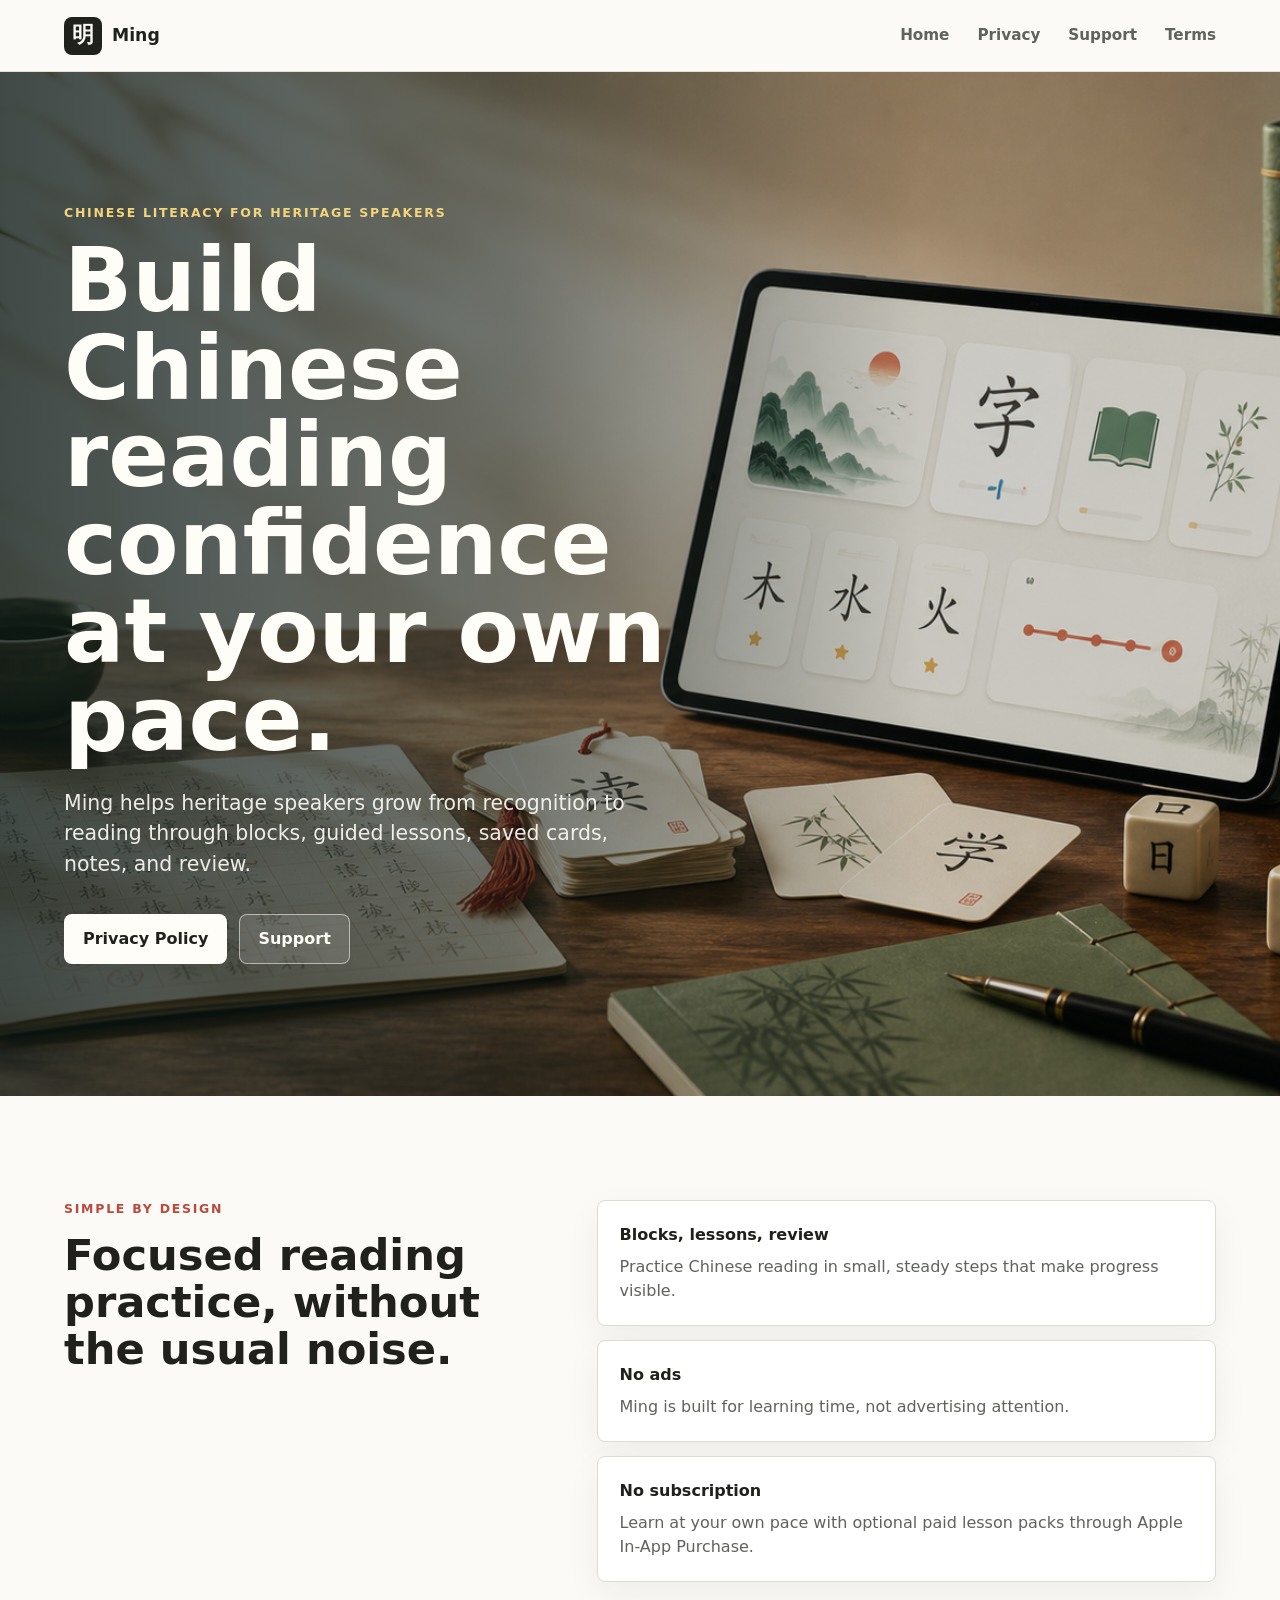
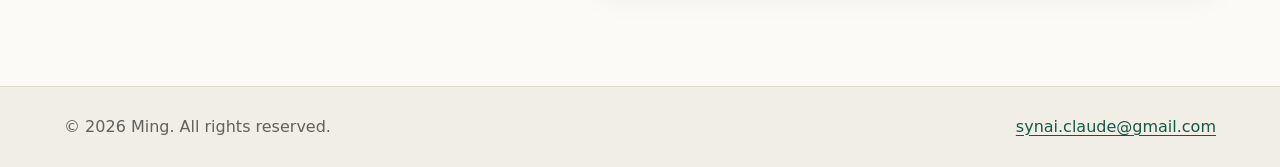
<file: ming/index.html>
<!doctype html>
<html lang="en">
  <head>
    <meta charset="utf-8">
    <meta name="viewport" content="width=device-width, initial-scale=1">
    <meta name="description" content="Ming helps heritage speakers build Chinese reading confidence through blocks, lessons, and review.">
    <title>Ming - Chinese Reading Confidence</title>
    <link rel="stylesheet" href="/ming/assets/styles.css">
  </head>
  <body>
    <header class="site-header">
      <a class="brand" href="/ming/" aria-label="Ming home">
        <span class="brand-mark">明</span>
        <span>Ming</span>
      </a>
      <nav class="nav" aria-label="Main navigation">
        <a href="/ming/">Home</a>
        <a href="/ming/privacy/">Privacy</a>
        <a href="/ming/support/">Support</a>
        <a href="/ming/terms/">Terms</a>
      </nav>
    </header>

    <main>
      <section class="hero" aria-label="Ming overview">
        <div class="hero-content">
          <p class="eyebrow">Chinese literacy for heritage speakers</p>
          <h1>Build Chinese reading confidence at your own pace.</h1>
          <p class="hero-copy">
            Ming helps heritage speakers grow from recognition to reading through
            blocks, guided lessons, saved cards, notes, and review.
          </p>
          <div class="button-row">
            <a class="button primary" href="/ming/privacy/">Privacy Policy</a>
            <a class="button secondary" href="/ming/support/">Support</a>
          </div>
        </div>
      </section>

      <section class="section intro-grid" aria-label="Highlights">
        <div>
          <p class="section-label">Simple by design</p>
          <h2>Focused reading practice, without the usual noise.</h2>
        </div>
        <div class="feature-list">
          <article class="feature">
            <h3>Blocks, lessons, review</h3>
            <p>Practice Chinese reading in small, steady steps that make progress visible.</p>
          </article>
          <article class="feature">
            <h3>No ads</h3>
            <p>Ming is built for learning time, not advertising attention.</p>
          </article>
          <article class="feature">
            <h3>No subscription</h3>
            <p>Learn at your own pace with optional paid lesson packs through Apple In-App Purchase.</p>
          </article>
        </div>
      </section>
    </main>

    <footer class="site-footer">
      <p>&copy; 2026 Ming. All rights reserved.</p>
      <a href="mailto:synai.claude@gmail.com">synai.claude@gmail.com</a>
    </footer>
  </body>
</html>
</file>
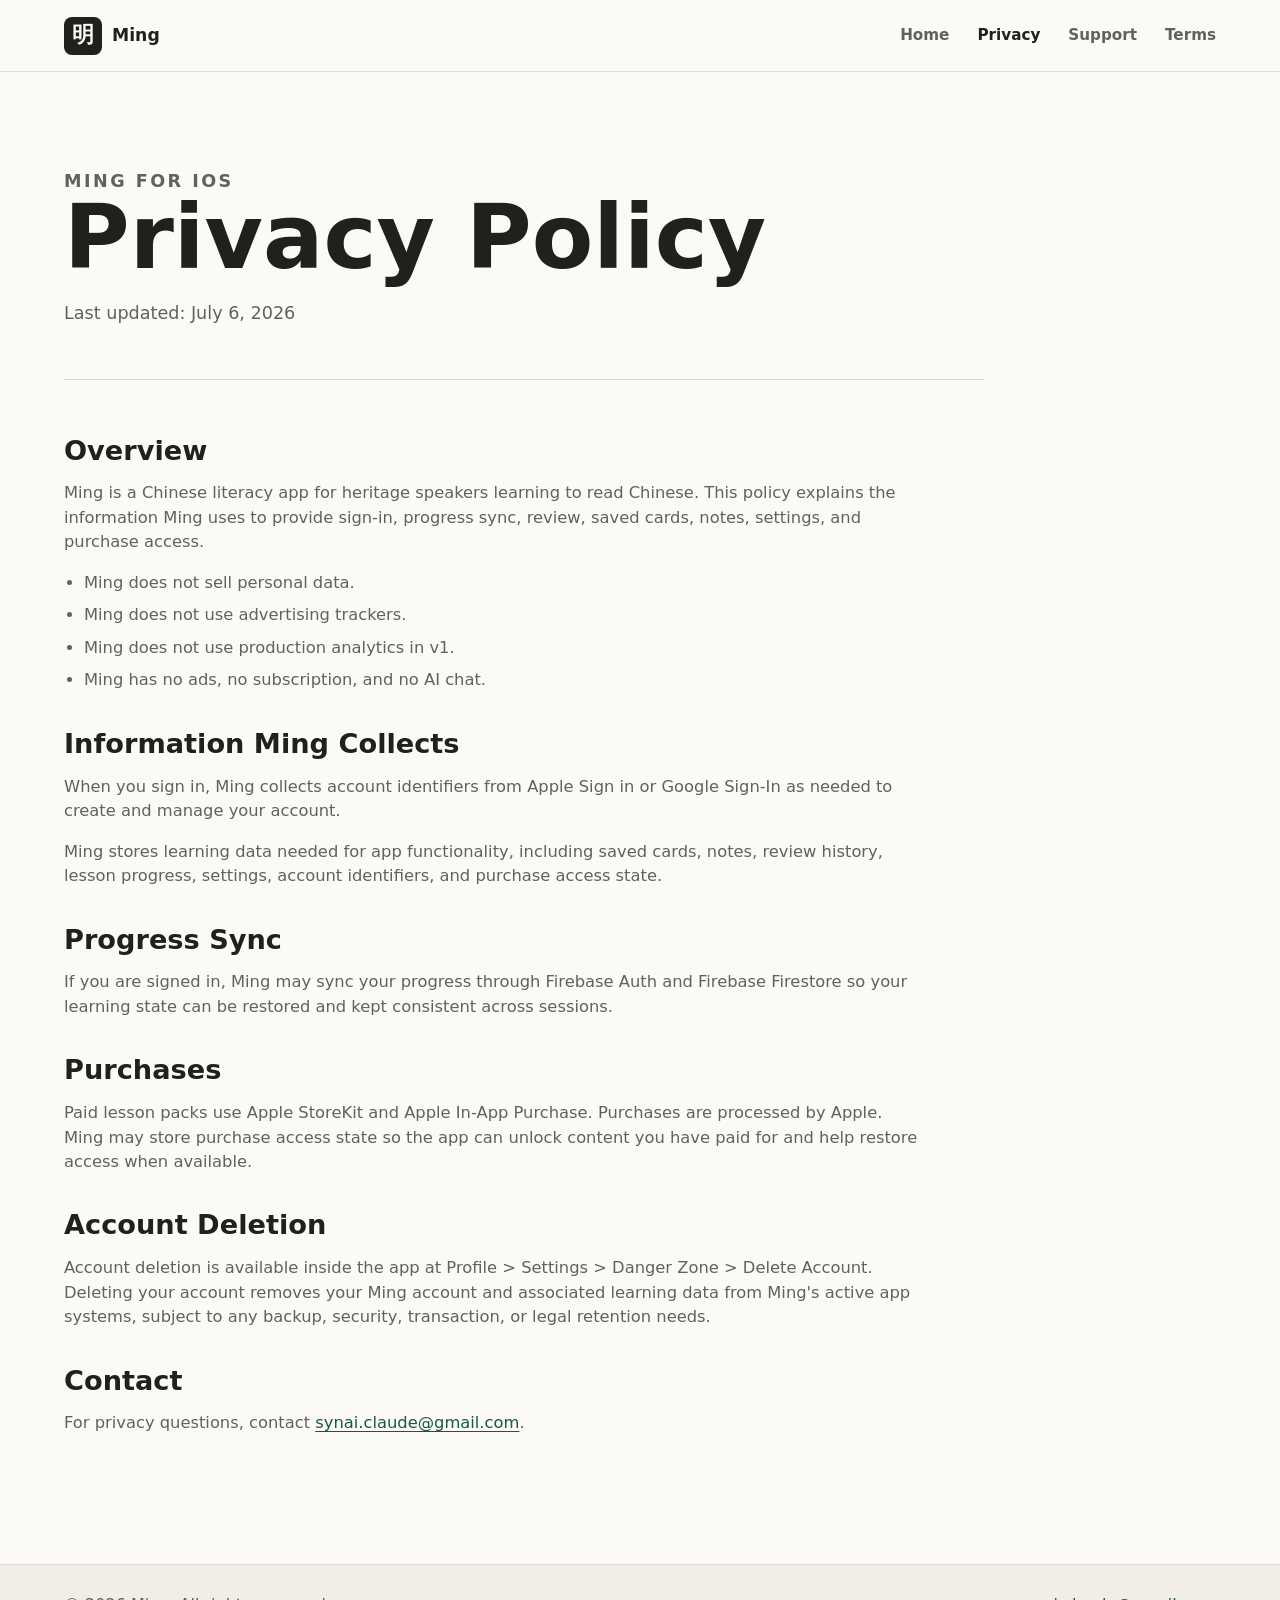
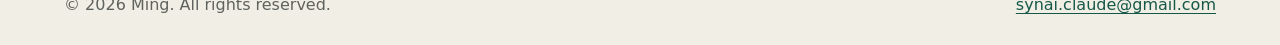
<file: ming/privacy/index.html>
<!doctype html>
<html lang="en">
  <head>
    <meta charset="utf-8">
    <meta name="viewport" content="width=device-width, initial-scale=1">
    <meta name="description" content="Privacy Policy for Ming, a Chinese literacy iOS app.">
    <title>Privacy Policy - Ming</title>
    <link rel="stylesheet" href="/ming/assets/styles.css">
  </head>
  <body>
    <header class="site-header">
      <a class="brand" href="/ming/" aria-label="Ming home">
        <span class="brand-mark">明</span>
        <span>Ming</span>
      </a>
      <nav class="nav" aria-label="Main navigation">
        <a href="/ming/">Home</a>
        <a href="/ming/privacy/" aria-current="page">Privacy</a>
        <a href="/ming/support/">Support</a>
        <a href="/ming/terms/">Terms</a>
      </nav>
    </header>

    <main class="page">
      <section class="page-header">
        <p class="eyebrow">Ming for iOS</p>
        <h1>Privacy Policy</h1>
        <p>Last updated: July 6, 2026</p>
      </section>

      <section class="content">
        <h2>Overview</h2>
        <p>
          Ming is a Chinese literacy app for heritage speakers learning to read Chinese.
          This policy explains the information Ming uses to provide sign-in, progress
          sync, review, saved cards, notes, settings, and purchase access.
        </p>
        <ul>
          <li>Ming does not sell personal data.</li>
          <li>Ming does not use advertising trackers.</li>
          <li>Ming does not use production analytics in v1.</li>
          <li>Ming has no ads, no subscription, and no AI chat.</li>
        </ul>

        <h2>Information Ming Collects</h2>
        <p>
          When you sign in, Ming collects account identifiers from Apple Sign in
          or Google Sign-In as needed to create and manage your account.
        </p>
        <p>
          Ming stores learning data needed for app functionality, including saved
          cards, notes, review history, lesson progress, settings, account
          identifiers, and purchase access state.
        </p>

        <h2>Progress Sync</h2>
        <p>
          If you are signed in, Ming may sync your progress through Firebase Auth
          and Firebase Firestore so your learning state can be restored and kept
          consistent across sessions.
        </p>

        <h2>Purchases</h2>
        <p>
          Paid lesson packs use Apple StoreKit and Apple In-App Purchase. Purchases
          are processed by Apple. Ming may store purchase access state so the app
          can unlock content you have paid for and help restore access when available.
        </p>

        <h2>Account Deletion</h2>
        <p>
          Account deletion is available inside the app at Profile &gt; Settings &gt;
          Danger Zone &gt; Delete Account. Deleting your account removes your Ming
          account and associated learning data from Ming's active app systems,
          subject to any backup, security, transaction, or legal retention needs.
        </p>

        <h2>Contact</h2>
        <p>
          For privacy questions, contact
          <a href="mailto:synai.claude@gmail.com">synai.claude@gmail.com</a>.
        </p>
      </section>
    </main>

    <footer class="site-footer">
      <p>&copy; 2026 Ming. All rights reserved.</p>
      <a href="mailto:synai.claude@gmail.com">synai.claude@gmail.com</a>
    </footer>
  </body>
</html>
</file>
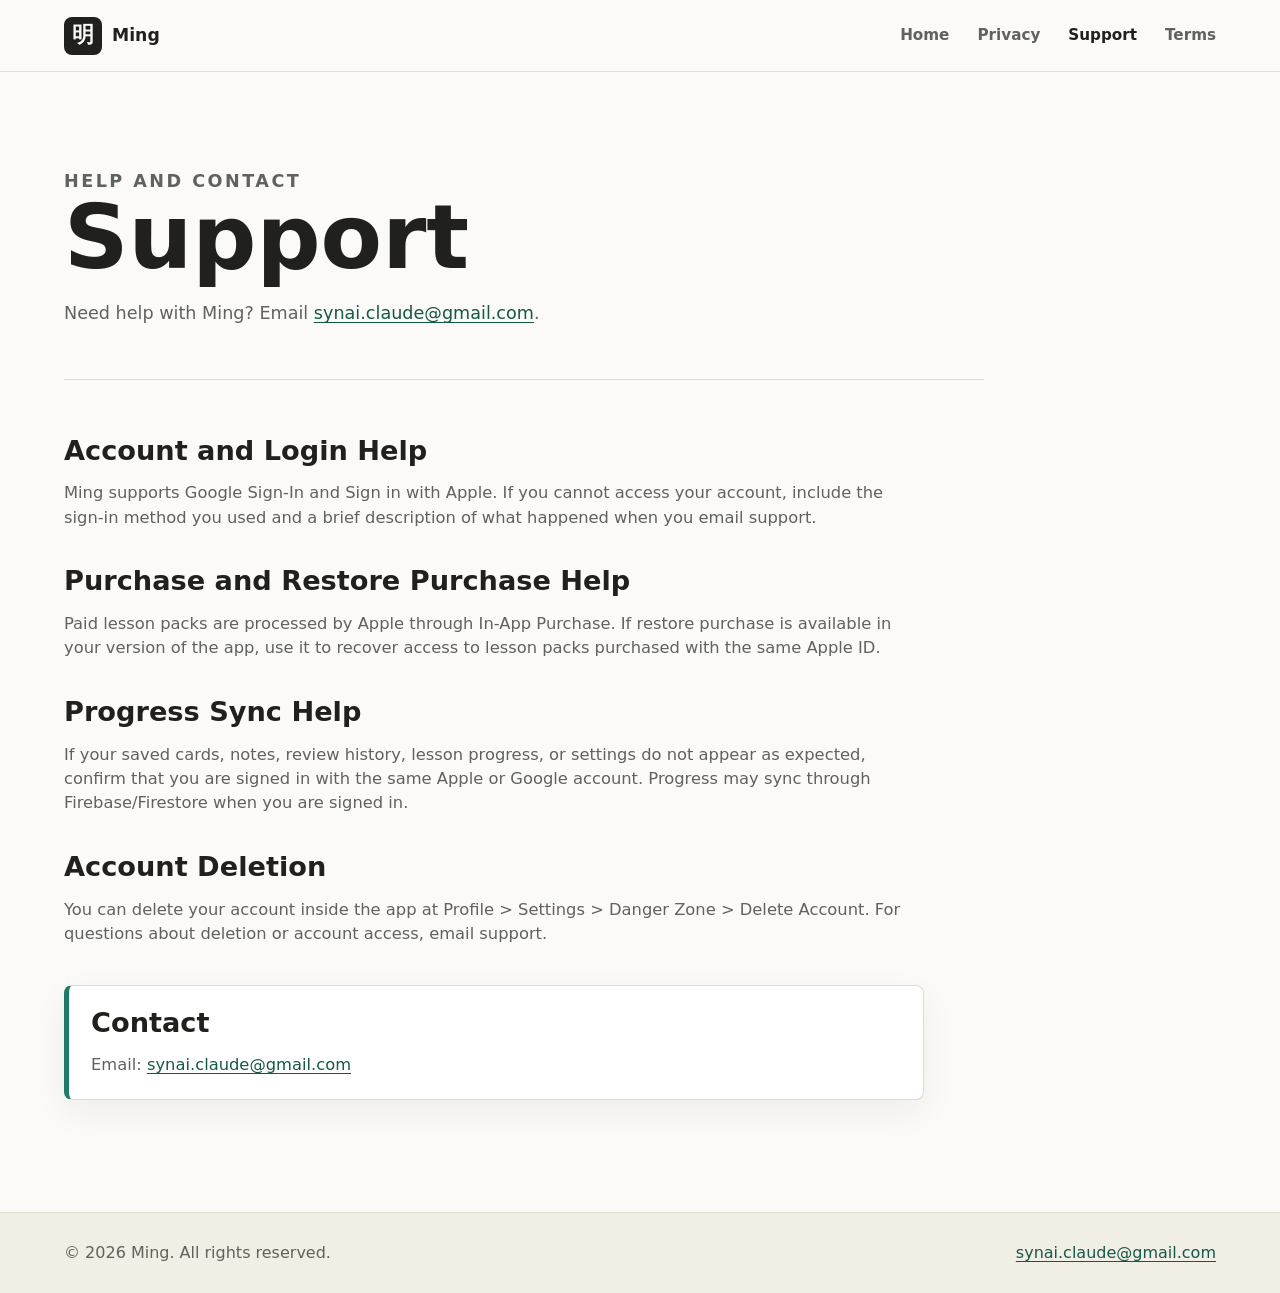
<file: ming/support/index.html>
<!doctype html>
<html lang="en">
  <head>
    <meta charset="utf-8">
    <meta name="viewport" content="width=device-width, initial-scale=1">
    <meta name="description" content="Support for Ming, a Chinese literacy iOS app.">
    <title>Support - Ming</title>
    <link rel="stylesheet" href="/ming/assets/styles.css">
  </head>
  <body>
    <header class="site-header">
      <a class="brand" href="/ming/" aria-label="Ming home">
        <span class="brand-mark">明</span>
        <span>Ming</span>
      </a>
      <nav class="nav" aria-label="Main navigation">
        <a href="/ming/">Home</a>
        <a href="/ming/privacy/">Privacy</a>
        <a href="/ming/support/" aria-current="page">Support</a>
        <a href="/ming/terms/">Terms</a>
      </nav>
    </header>

    <main class="page">
      <section class="page-header">
        <p class="eyebrow">Help and contact</p>
        <h1>Support</h1>
        <p>
          Need help with Ming? Email
          <a href="mailto:synai.claude@gmail.com">synai.claude@gmail.com</a>.
        </p>
      </section>

      <section class="content">
        <h2>Account and Login Help</h2>
        <p>
          Ming supports Google Sign-In and Sign in with Apple. If you cannot access
          your account, include the sign-in method you used and a brief description
          of what happened when you email support.
        </p>

        <h2>Purchase and Restore Purchase Help</h2>
        <p>
          Paid lesson packs are processed by Apple through In-App Purchase. If restore
          purchase is available in your version of the app, use it to recover access
          to lesson packs purchased with the same Apple ID.
        </p>

        <h2>Progress Sync Help</h2>
        <p>
          If your saved cards, notes, review history, lesson progress, or settings
          do not appear as expected, confirm that you are signed in with the same
          Apple or Google account. Progress may sync through Firebase/Firestore when
          you are signed in.
        </p>

        <h2>Account Deletion</h2>
        <p>
          You can delete your account inside the app at Profile &gt; Settings &gt;
          Danger Zone &gt; Delete Account. For questions about deletion or account
          access, email support.
        </p>

        <div class="contact-panel">
          <h2>Contact</h2>
          <p>
            Email:
            <a href="mailto:synai.claude@gmail.com">synai.claude@gmail.com</a>
          </p>
        </div>
      </section>
    </main>

    <footer class="site-footer">
      <p>&copy; 2026 Ming. All rights reserved.</p>
      <a href="mailto:synai.claude@gmail.com">synai.claude@gmail.com</a>
    </footer>
  </body>
</html>
</file>
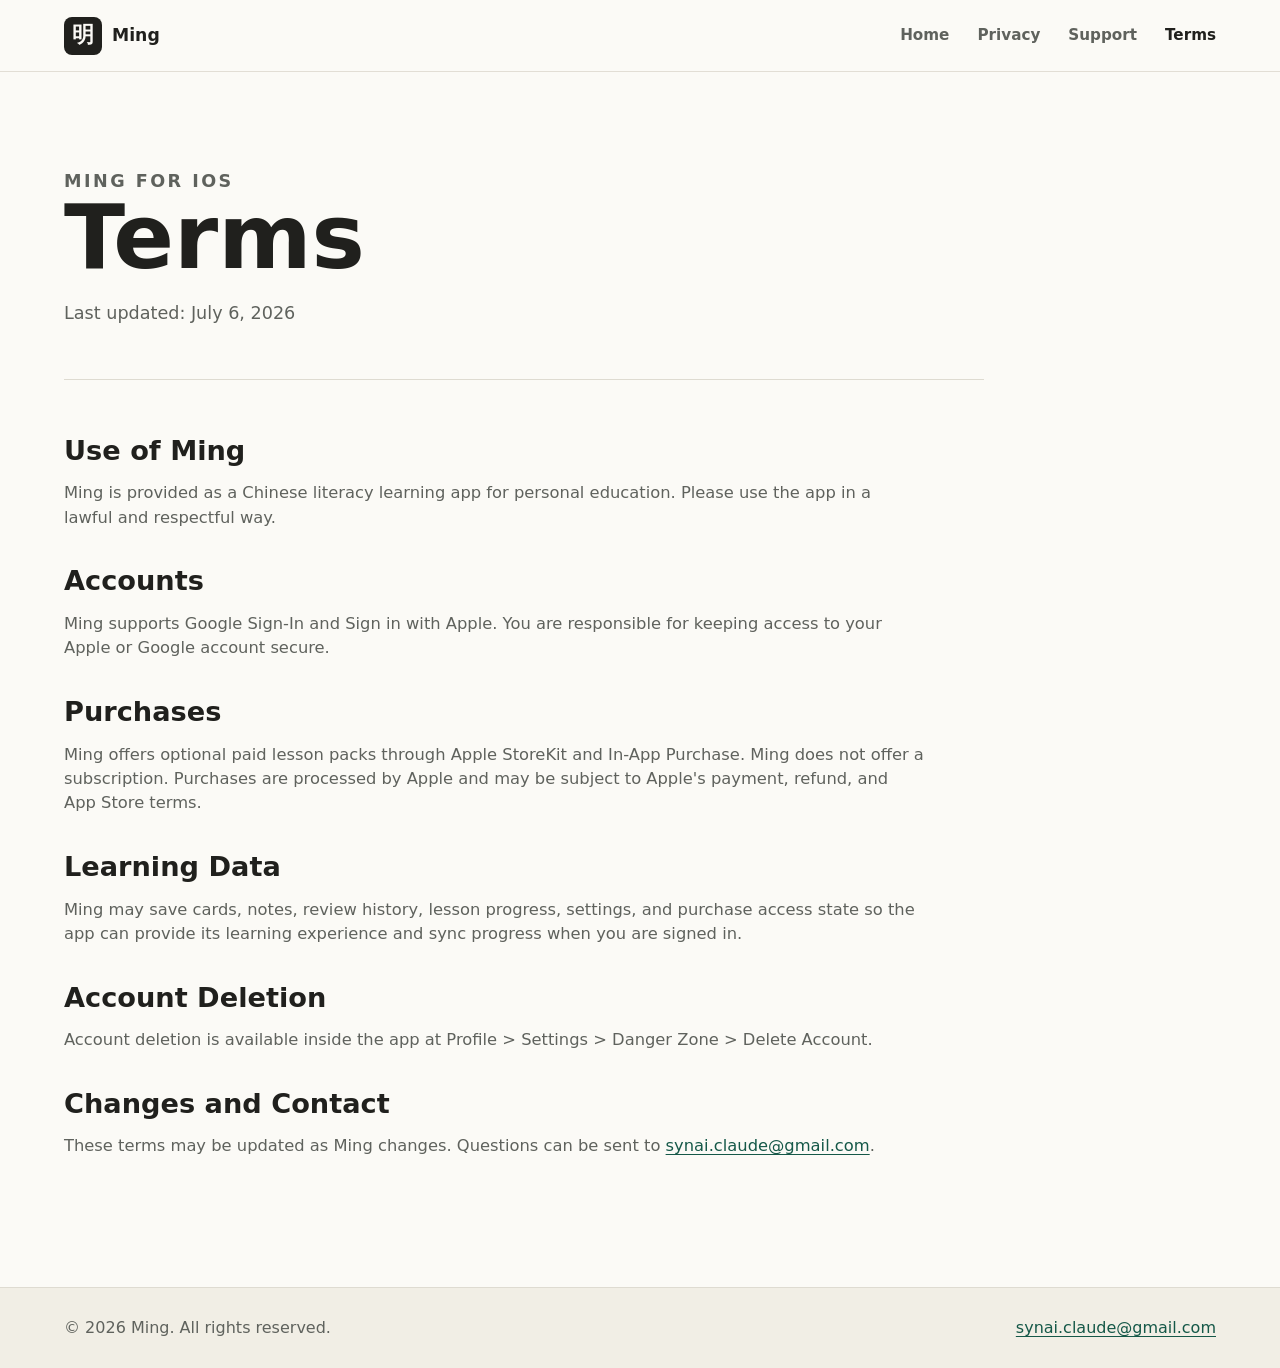
<file: ming/terms/index.html>
<!doctype html>
<html lang="en">
  <head>
    <meta charset="utf-8">
    <meta name="viewport" content="width=device-width, initial-scale=1">
    <meta name="description" content="Terms for Ming, a Chinese literacy iOS app.">
    <title>Terms - Ming</title>
    <link rel="stylesheet" href="/ming/assets/styles.css">
  </head>
  <body>
    <header class="site-header">
      <a class="brand" href="/ming/" aria-label="Ming home">
        <span class="brand-mark">明</span>
        <span>Ming</span>
      </a>
      <nav class="nav" aria-label="Main navigation">
        <a href="/ming/">Home</a>
        <a href="/ming/privacy/">Privacy</a>
        <a href="/ming/support/">Support</a>
        <a href="/ming/terms/" aria-current="page">Terms</a>
      </nav>
    </header>

    <main class="page">
      <section class="page-header">
        <p class="eyebrow">Ming for iOS</p>
        <h1>Terms</h1>
        <p>Last updated: July 6, 2026</p>
      </section>

      <section class="content">
        <h2>Use of Ming</h2>
        <p>
          Ming is provided as a Chinese literacy learning app for personal education.
          Please use the app in a lawful and respectful way.
        </p>

        <h2>Accounts</h2>
        <p>
          Ming supports Google Sign-In and Sign in with Apple. You are responsible
          for keeping access to your Apple or Google account secure.
        </p>

        <h2>Purchases</h2>
        <p>
          Ming offers optional paid lesson packs through Apple StoreKit and In-App
          Purchase. Ming does not offer a subscription. Purchases are processed by
          Apple and may be subject to Apple's payment, refund, and App Store terms.
        </p>

        <h2>Learning Data</h2>
        <p>
          Ming may save cards, notes, review history, lesson progress, settings, and
          purchase access state so the app can provide its learning experience and
          sync progress when you are signed in.
        </p>

        <h2>Account Deletion</h2>
        <p>
          Account deletion is available inside the app at Profile &gt; Settings &gt;
          Danger Zone &gt; Delete Account.
        </p>

        <h2>Changes and Contact</h2>
        <p>
          These terms may be updated as Ming changes. Questions can be sent to
          <a href="mailto:synai.claude@gmail.com">synai.claude@gmail.com</a>.
        </p>
      </section>
    </main>

    <footer class="site-footer">
      <p>&copy; 2026 Ming. All rights reserved.</p>
      <a href="mailto:synai.claude@gmail.com">synai.claude@gmail.com</a>
    </footer>
  </body>
</html>
</file>
<file: ming/assets/styles.css>
:root {
  --paper: #fbfaf6;
  --surface: #ffffff;
  --ink: #20201d;
  --muted: #5f625d;
  --line: #dedbd1;
  --jade: #1f7a68;
  --jade-dark: #155848;
  --cinnabar: #b94a3e;
  --gold: #c59a42;
  --blue-gray: #536f82;
  --shadow: 0 20px 60px rgba(32, 32, 29, 0.14);
}

* {
  box-sizing: border-box;
}

html {
  min-width: 320px;
  color: var(--ink);
  background: var(--paper);
  font-family: ui-sans-serif, system-ui, -apple-system, BlinkMacSystemFont, "Segoe UI", sans-serif;
  line-height: 1.5;
}

body {
  margin: 0;
}

a {
  color: var(--jade-dark);
  text-decoration-thickness: 0.08em;
  text-underline-offset: 0.18em;
}

a:hover {
  color: var(--cinnabar);
}

.site-header {
  position: sticky;
  top: 0;
  z-index: 20;
  display: flex;
  align-items: center;
  justify-content: space-between;
  gap: 24px;
  min-height: 72px;
  padding: 14px clamp(20px, 5vw, 72px);
  background: rgba(251, 250, 246, 0.94);
  border-bottom: 1px solid rgba(222, 219, 209, 0.88);
  backdrop-filter: blur(18px);
}

.brand {
  display: inline-flex;
  align-items: center;
  gap: 10px;
  color: var(--ink);
  font-size: 1.08rem;
  font-weight: 740;
  letter-spacing: 0;
  text-decoration: none;
  white-space: nowrap;
}

.brand-mark {
  display: grid;
  width: 38px;
  height: 38px;
  place-items: center;
  color: var(--paper);
  background: var(--ink);
  border-radius: 8px;
  font-family: "Songti SC", "Noto Serif CJK SC", serif;
  font-size: 1.35rem;
  line-height: 1;
}

.nav {
  display: flex;
  align-items: center;
  justify-content: flex-end;
  gap: clamp(12px, 2.4vw, 28px);
  flex-wrap: wrap;
}

.nav a {
  color: var(--muted);
  font-size: 0.95rem;
  font-weight: 650;
  text-decoration: none;
}

.nav a:hover,
.nav a[aria-current="page"] {
  color: var(--ink);
}

.hero {
  min-height: min(78vh, 720px);
  display: grid;
  align-items: center;
  padding: clamp(72px, 12vw, 132px) clamp(20px, 5vw, 72px);
  background:
    linear-gradient(90deg, rgba(12, 24, 21, 0.78) 0%, rgba(12, 24, 21, 0.58) 40%, rgba(12, 24, 21, 0.18) 72%),
    url("/ming/assets/ming-hero.png") center / cover no-repeat;
}

.hero-content {
  width: min(680px, 100%);
  color: #fffdf8;
}

.eyebrow,
.section-label {
  margin: 0 0 14px;
  color: var(--cinnabar);
  font-size: 0.78rem;
  font-weight: 800;
  letter-spacing: 0.14em;
  text-transform: uppercase;
}

.hero .eyebrow {
  color: #f2d57c;
}

h1,
h2,
h3,
p {
  overflow-wrap: anywhere;
}

h1 {
  max-width: 820px;
  margin: 0;
  font-size: clamp(2.6rem, 7vw, 5.6rem);
  line-height: 0.98;
  letter-spacing: 0;
}

h2 {
  margin: 0 0 16px;
  font-size: clamp(1.7rem, 3.5vw, 2.7rem);
  line-height: 1.08;
  letter-spacing: 0;
}

h3 {
  margin: 0 0 8px;
  font-size: 1rem;
  letter-spacing: 0;
}

.hero-copy {
  max-width: 600px;
  margin: 24px 0 0;
  color: rgba(255, 253, 248, 0.9);
  font-size: clamp(1.05rem, 2vw, 1.28rem);
}

.button-row {
  display: flex;
  gap: 12px;
  flex-wrap: wrap;
  margin-top: 34px;
}

.button {
  display: inline-flex;
  align-items: center;
  justify-content: center;
  min-height: 46px;
  padding: 12px 18px;
  border: 1px solid transparent;
  border-radius: 8px;
  font-weight: 760;
  text-decoration: none;
}

.button.primary {
  color: var(--ink);
  background: #fffdf8;
}

.button.secondary {
  color: #fffdf8;
  border-color: rgba(255, 253, 248, 0.54);
  background: rgba(255, 253, 248, 0.12);
}

.section {
  padding: clamp(56px, 9vw, 104px) clamp(20px, 5vw, 72px);
}

.intro-grid {
  display: grid;
  grid-template-columns: minmax(0, 0.84fr) minmax(280px, 1.16fr);
  gap: clamp(36px, 7vw, 84px);
  align-items: start;
  background: var(--paper);
}

.feature-list {
  display: grid;
  gap: 14px;
}

.feature,
.contact-panel {
  padding: 22px;
  background: var(--surface);
  border: 1px solid var(--line);
  border-radius: 8px;
  box-shadow: 0 12px 34px rgba(32, 32, 29, 0.06);
}

.feature p,
.contact-panel p {
  margin: 0;
  color: var(--muted);
}

.page {
  padding: clamp(42px, 7vw, 78px) clamp(20px, 5vw, 72px) clamp(72px, 9vw, 112px);
}

.page-header {
  max-width: 920px;
  padding-bottom: clamp(28px, 5vw, 52px);
  border-bottom: 1px solid var(--line);
}

.page-header p {
  max-width: 720px;
  margin: 18px 0 0;
  color: var(--muted);
  font-size: 1.1rem;
}

.content {
  max-width: 860px;
  padding-top: clamp(32px, 6vw, 56px);
}

.content h2 {
  margin-top: 36px;
  font-size: clamp(1.28rem, 2.3vw, 1.7rem);
}

.content h2:first-child {
  margin-top: 0;
}

.content p,
.content li {
  color: var(--muted);
  font-size: 1.02rem;
}

.content ul {
  padding-left: 1.25rem;
}

.content li + li {
  margin-top: 8px;
}

.contact-panel {
  margin-top: 38px;
  border-left: 5px solid var(--jade);
}

.contact-panel h2 {
  margin-top: 0;
}

.site-footer {
  display: flex;
  align-items: center;
  justify-content: space-between;
  gap: 18px;
  flex-wrap: wrap;
  padding: 28px clamp(20px, 5vw, 72px);
  color: var(--muted);
  background: #f1eee5;
  border-top: 1px solid var(--line);
}

.site-footer p {
  margin: 0;
}

@media (max-width: 760px) {
  .site-header {
    position: static;
    align-items: flex-start;
    flex-direction: column;
    gap: 14px;
  }

  .nav {
    justify-content: flex-start;
    width: 100%;
  }

  .hero {
    min-height: 640px;
    align-items: end;
    background:
      linear-gradient(180deg, rgba(12, 24, 21, 0.08) 0%, rgba(12, 24, 21, 0.68) 48%, rgba(12, 24, 21, 0.86) 100%),
      url("/ming/assets/ming-hero.png") center / cover no-repeat;
  }

  .intro-grid {
    grid-template-columns: 1fr;
  }

  .button {
    width: 100%;
  }
}
</file>
